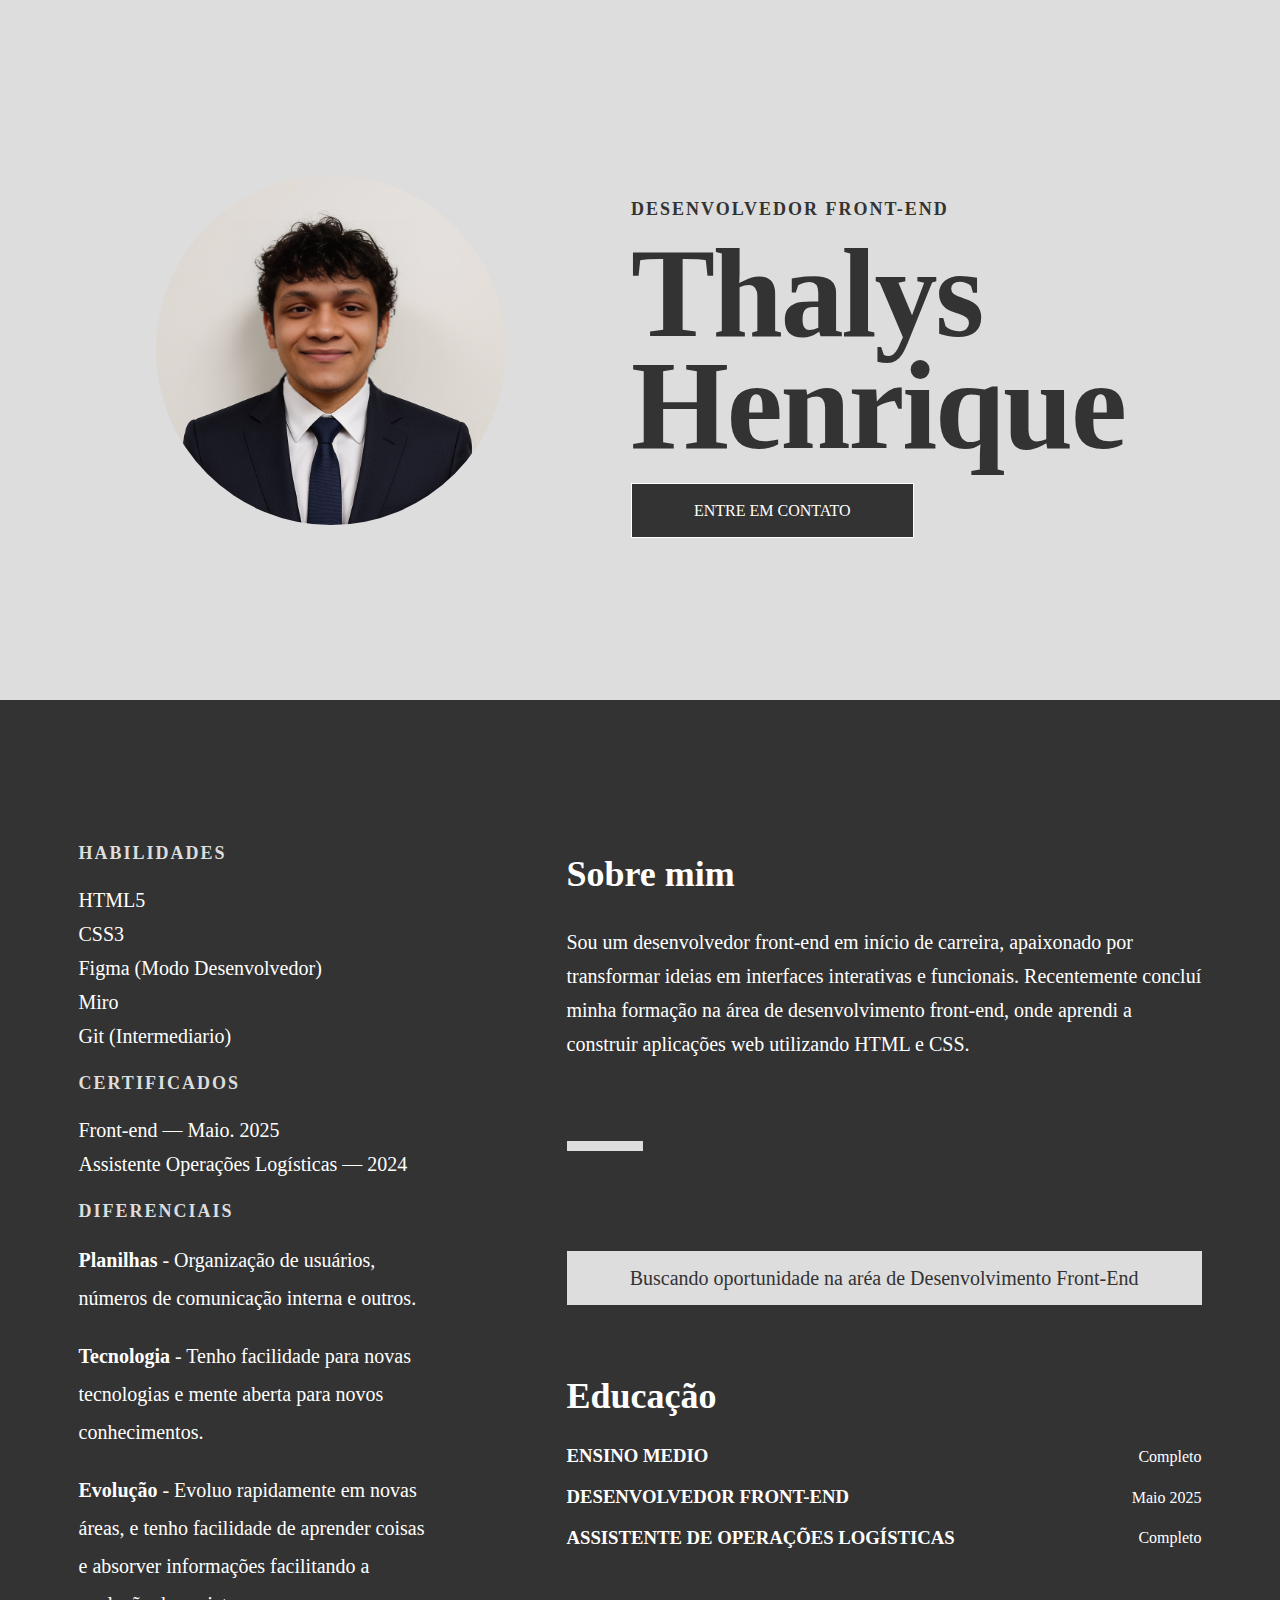
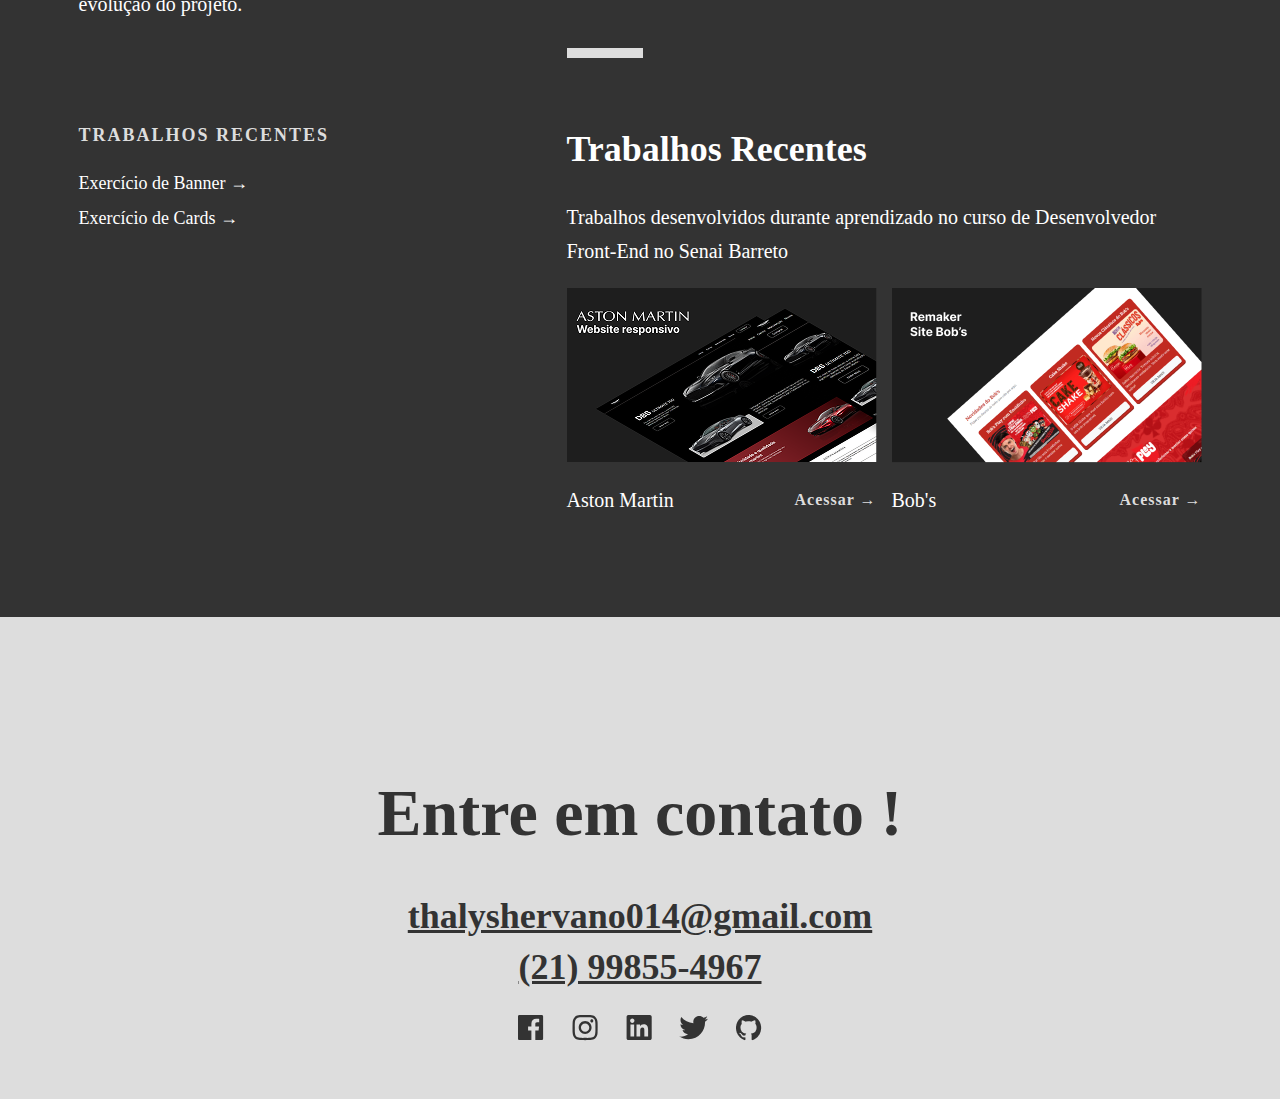
<file: index.html>
<html>
<head>
  <meta charset="UTF-8">
  <meta name="viewport" content="width=device-width, initial-scale=1.0">
  <title>Portifólio</title>
  <link rel="stylesheet" href="css/estilo.css">
</head>
<body>
  <header>
    <div class="container">
      <div class="imagem_perfil">
        <img src="Imagens/face-swap.png" alt="Foto de perfil">
      </div>
      <div class="inicio">
        <h3>DESENVOLVEDOR FRONT-END</h3>
        <h1>Thalys Henrique</h1>
        <a href="https://w.app/gumpnl" target="_blank">ENTRE EM CONTATO</a>
      </div>
    </div>
  </header>
  <section>
    <div class="coluna-esquerda">
      <div class="habilidades">
        <h3>HABILIDADES</h3>
        <ul>
          <li>HTML5</li>
          <li>CSS3</li>
          <li>Figma (Modo Desenvolvedor)</li>
          <li>Miro</li>
          <li>Git (Intermediario)</li>
        </ul>
      </div>
      <div class="premiacoes">
        <h3>CERTIFICADOS</h3>
        <ul>
          <li>Front-end — Maio. 2025</li>
          <li>Assistente Operações Logísticas — 2024</li>
        </ul>
      </div>
      <div class="caracteristicas">
        <h3>DIFERENCIAIS</h3>
        <ul>
          <li><b>Planilhas</b> - Organização de usuários, números de comunicação interna e outros.</li>
          <li><b>Tecnologia</b> - Tenho facilidade para novas tecnologias e mente aberta para novos conhecimentos.</li>
          <li><b>Evolução</b> - Evoluo rapidamente em novas áreas, e tenho facilidade de aprender coisas e absorver informações facilitando a evolução do projeto.</li>
          <!-- <li><b>Bold, yet practical </b> - I know when to push the boundaries vs. when to embrace simplicity to meet multiple deadlines.</li> -->
        </ul>
      </div>
      <div class="trabalhos-recentes">
        <h3>TRABALHOS RECENTES</h3>
        <ul>
            <li><a class="link-button" href="trabalhos/Aula 15/index.html" target="_blank">Exercício de Banner →</a></li>
            <li><a class="link-button" href="trabalhos/Aula 13/index.html" target="_blank">Exercício de Cards →</a></li>
            <!-- <li><a href="frondaustin.com" target="_blank">frondaustin.com →</a></li>
            <li><a href="tipyo.net" target="_blank">tipyo.net →</a></li>
            <li><a href="codefresh.io" target="_blank">codefresh.io → </a></li>
            <li><a href="carsoncreekranch.com" target="_blank">carsoncreekranch.com</a></li> -->
        </ul>
      </div>
    </div>
    <div class="coluna-direita">
      <div class="meu">
        <h2>Sobre mim</h2>
        <p>Sou um desenvolvedor front-end em início de carreira, apaixonado por transformar ideias em interfaces interativas e funcionais. Recentemente concluí minha formação na área de desenvolvimento front-end, onde aprendi a construir aplicações web utilizando HTML e CSS. </p>
        <div class="barra_destaque"></div>
      </div>
      <!-- <div class="experiencia">
        <h2>Experiência</h2>
        <div class="cartao">-->
            <div class="buscando">
                <p>Buscando oportunidade na aréa de Desenvolvimento Front-End</p>
            </div>
          <!-- <div class="detalhes_experiencia">
            <h3>Desenvolvedor Front-End</h3>
            <h4>Mar. 2020 - Present</h4>
          </div>
          <p>Describe your responsibilities.  Tum dicere exorsus est cur verear, ne ad id omnia referri oporteat, ipsum per se ipsam voluptatem, quia consequuntur magni dolores eos, qui blanditiis praesentium voluptatum deleniti atque insitam in ea quid est eligendi optio, cumque nihil ut ipsi auctori huius disciplinae placet: constituam, quid.</p>
        </div>
        <div class="cartao">
          <div class="detalhes_experiencia">
            <h3>Visual Designer — OutboundEngine</h3>
            <h4>Sept. 2017 - Mar. 2020</h4>
          </div>
          <p>Describe your responsibilities.  Tum dicere exorsus est cur verear, ne ad id omnia referri oporteat, ipsum per se ipsam voluptatem, quia consequuntur magni dolores eos, qui blanditiis praesentium voluptatum deleniti atque insitam in ea quid est eligendi optio, cumque nihil ut ipsi auctori huius disciplinae placet: constituam, quid.</p>
        </div>
        <div class="cartao">
          <div class="detalhes_experiencia">
            <h3>Lead Designer — Scrypt, Inc.</h3>
            <h4>Jun. 2014 - Set. 2017</h4>
          </div>
          <p>Describe your responsibilities.  Tum dicere exorsus est cur verear, ne ad id omnia referri oporteat, ipsum per se ipsam voluptatem, quia consequuntur magni dolores eos, qui blanditiis praesentium voluptatum deleniti atque insitam in ea quid est eligendi optio, cumque nihil ut ipsi auctori huius disciplinae placet: constituam, quid.</p>
        </div>
        <div class="cartao">
          <div class="detalhes_experiencia">
            <h3>UI Designer — Pinger Inc.</h3>
            <h4>Jun. 2014 - Sept. 2017</h4>
          </div>
          <p>Describe your responsibilities.  Tum dicere exorsus est cur verear, ne ad id omnia referri oporteat, ipsum per se ipsam voluptatem, quia consequuntur magni dolores eos, qui blanditiis praesentium voluptatum deleniti atque insitam in ea quid est eligendi optio, cumque nihil ut ipsi auctori huius disciplinae placet: constituam, quid.</p>
        </div>
      </div> -->
      <div class="formacao">
        <!-- <div class="barra_destaque"></div> -->
        <h2>Educação</h2>
        <div class="detalhes_formacao">
          <h3>ENSINO MEDIO</h3>
          <h4>Completo</h4>
        </div>
        <div class="detalhes_formacao">
            <h3>DESENVOLVEDOR FRONT-END</h3>
            <h4>Maio 2025</h4>
          </div>
          <div class="detalhes_formacao">
            <h3>ASSISTENTE DE OPERAÇÕES LOGÍSTICAS</h3>
            <h4>Completo</h4>
          </div>
          <div class="barra_destaque"></div>
          <div class="trabalhos-recentes02">
            <h2>Trabalhos Recentes</h2>
            <p>Trabalhos desenvolvidos durante aprendizado no curso de Desenvolvedor Front-End no Senai Barreto</p>
            <div class="imgsss">
              <div class="imgs-trabalhos">
                <a href="#" target="_blank"><img src="Imagens/simplewebsite.png" alt="aston martin"></a>
                <ul>
                  <li><p>Aston Martin</p></li>
                  <li><a href="#" target="_blank">Acessar →</a></li>
                </ul>
              </div>
              <div class="imgs-trabalhos">
                <a href="#" target="_blank"><img src="Imagens/Bobb's.png" alt="bobb's"></a>
              <ul>
                <li><p>Bob's</p></li>
                <li><a href="#" target="_blank">Acessar →</a></li>
              </ul>
              </div>
            </div>
          </div>
      </div>
    </div>
  </section>
  <footer>
    <div class="conteudo">
      <h2>Entre em contato !</h2>
      <div class="tell">
        <h3><a href="mailto: --thalyshervano014@gmail.com">thalyshervano014@gmail.com</a></h3>
        <a href= "tel:+5521998554967">(21) 99855-4967</a>
      </div>
      <div class="redes">
        <a href="#" target="_blank"><img src="Imagens/facebook.svg" alt="Facebook"></a>
        <a href="#" target="_blank"><img src="Imagens/instagram.svg" alt="Instagram"></a>
        <a href="#" target="_blank"><img src="Imagens/linkedin.svg" alt="LinkedIn"></a>
        <a href="#" target="_blank"><img src="Imagens/twitter.svg" alt="Twitter"></a>
        <a href="https://github.com/rox074" target="_blank"><img src="Imagens/Github.png" alt="Github"></a>
      </div>
    </div>
  </footer>
</body>
</html>
</file>
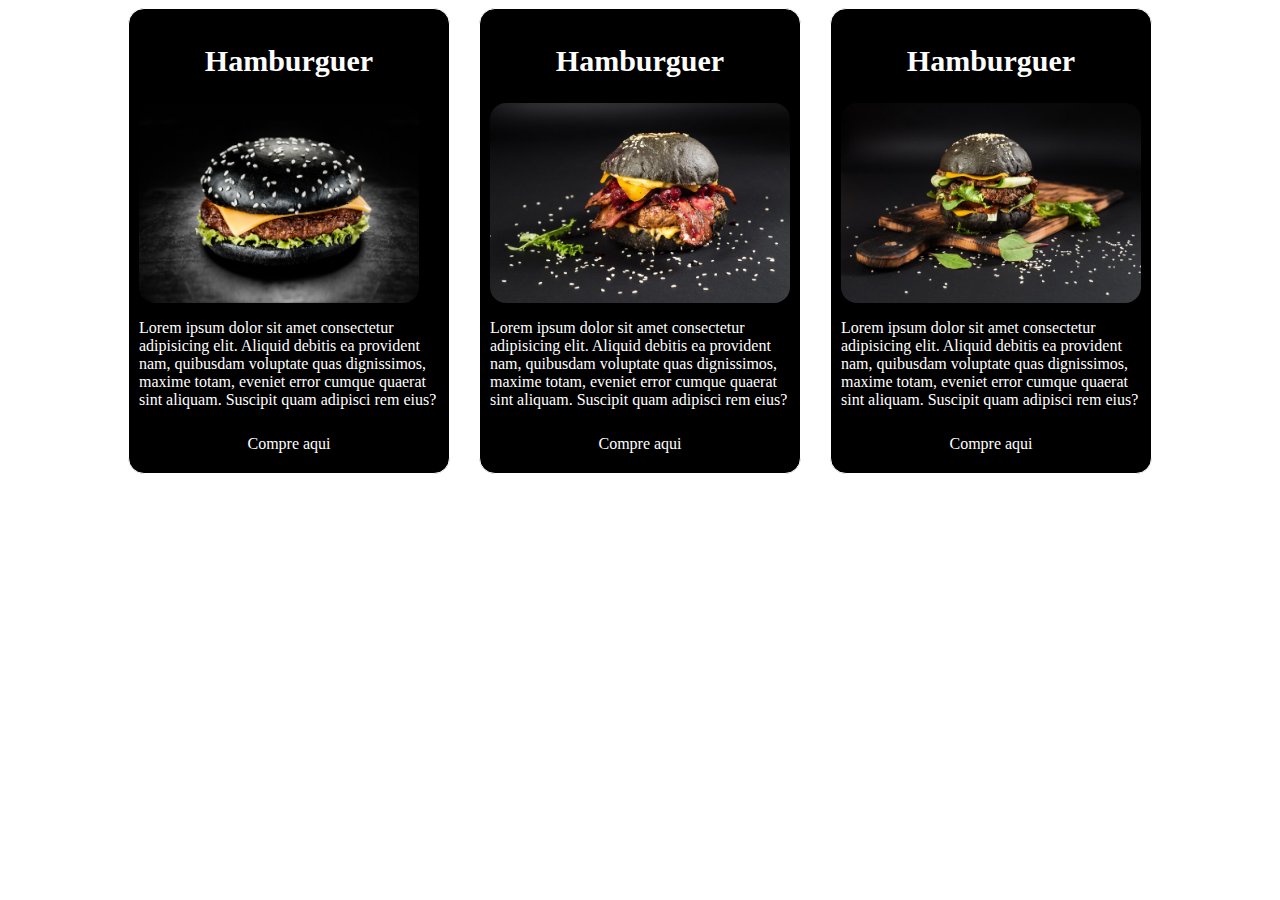
<file: trabalhos/Aula 13/index.html>
<html>
	<head>
		<meta charset="UTF-8">
		<title>Aula 13</title>
		<link rel="stylesheet" href="estilo.css">
	</head>
	<body>
		<div class="container">
			<div class="box">
				<h2>Hamburguer</h2>
				<img src="imagens/hamburguer 1.jpg">
				<p>Lorem ipsum dolor sit amet consectetur adipisicing elit. Aliquid debitis ea provident nam, quibusdam voluptate quas dignissimos, maxime totam, eveniet error cumque quaerat sint aliquam. Suscipit quam adipisci rem eius?</p>
				<a class="btn" href="">Compre aqui</a>
			</div>
			<div class="box">
				<h2>Hamburguer</h2>
				<img src="imagens/hamburguer 2.jpg">
				<p>Lorem ipsum dolor sit amet consectetur adipisicing elit. Aliquid debitis ea provident nam, quibusdam voluptate quas dignissimos, maxime totam, eveniet error cumque quaerat sint aliquam. Suscipit quam adipisci rem eius?</p>
				<a class="btn" href="">Compre aqui</a>
			</div>
			<div class="box">
				<h2>Hamburguer</h2>
				<img src="imagens/hamburguer 3.jpg">
				<p>Lorem ipsum dolor sit amet consectetur adipisicing elit. Aliquid debitis ea provident nam, quibusdam voluptate quas dignissimos, maxime totam, eveniet error cumque quaerat sint aliquam. Suscipit quam adipisci rem eius?</p>
				<a class="btn" href="">Compre aqui</a>
			</div>
		</div>
	</body>
<html>
</file>
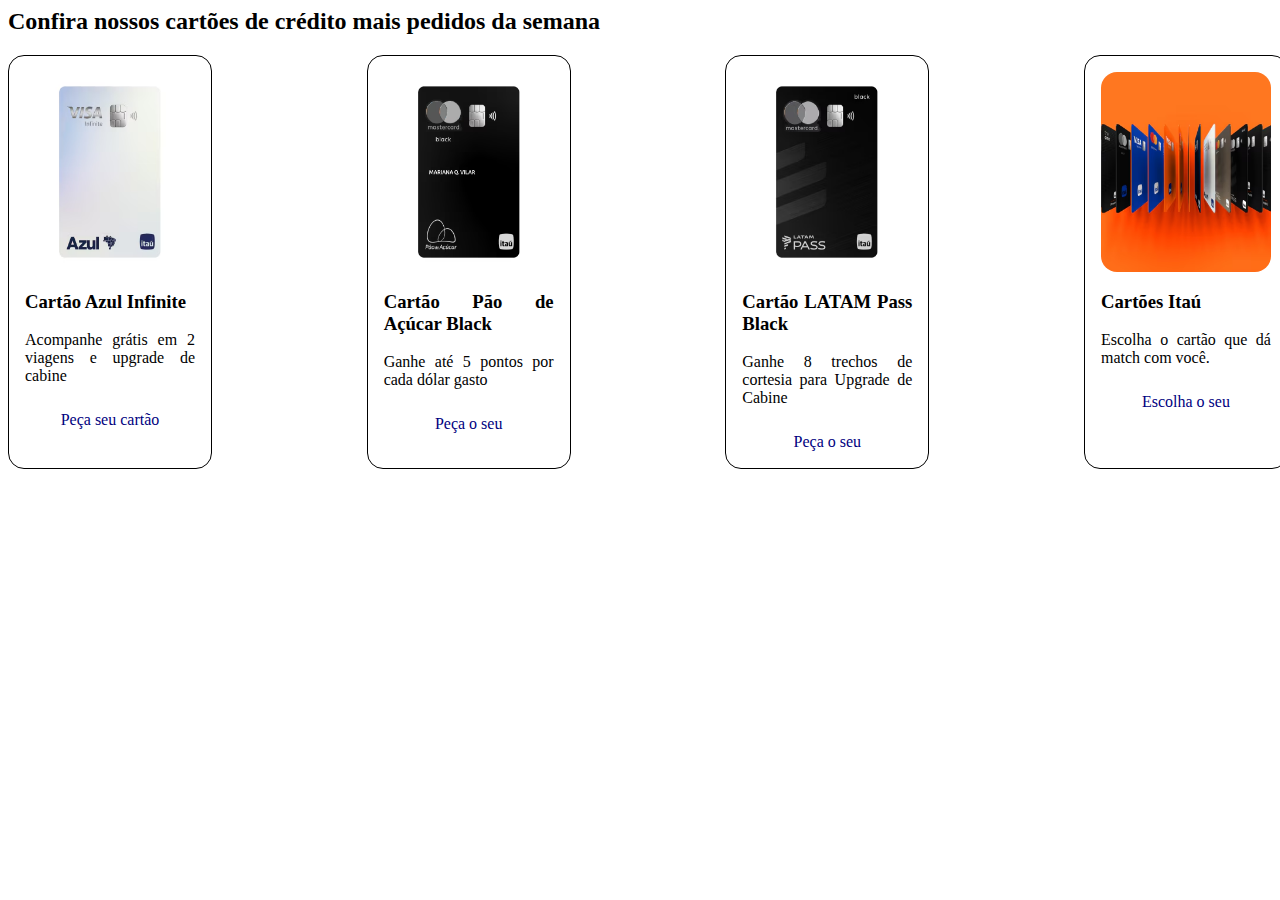
<file: trabalhos/Aula 14/index.html>
<html>

	<head>
		<meta charset="utf-8">
		<title>Itaú</title>
		<link rel="stylesheet" href="estilo.css">
	</head>

	<body>
		<h2>Confira nossos cartões de crédito mais pedidos da semana</h2>
		<div class="container">
			<div class="box">
				<img src="imagem/cartao 1.png">
				<h3>Cartão Azul Infinite</h3>
				<p>Acompanhe grátis em 2 viagens e upgrade de cabine</p>
				<a class="btn" href="">Peça seu cartão</a>
			</div>
			<div class="box">
				<img src="imagem/cartao 2.png">
				<h3>Cartão Pão de Açúcar Black</h3>
				<p>Ganhe até 5 pontos por cada dólar gasto</p>
				<a class="btn" href="">Peça o seu</a>
			</div>
			<div class="box">
				<img src="imagem/cartao 3.png">
				<h3>Cartão LATAM Pass Black</h3>
				<p>Ganhe 8 trechos de cortesia para Upgrade de Cabine</p>
				<a class="btn" href="">Peça o seu</a>
			</div>
			<div class="box">
				<img src="imagem/cartao 4.png">
				<h3>Cartões Itaú</h3>
				<p>Escolha o cartão que dá match com você.</p>
				<a class="btn" href="">Escolha o seu</a>
			</div>
		</div>
	</body>

</html>
</file>
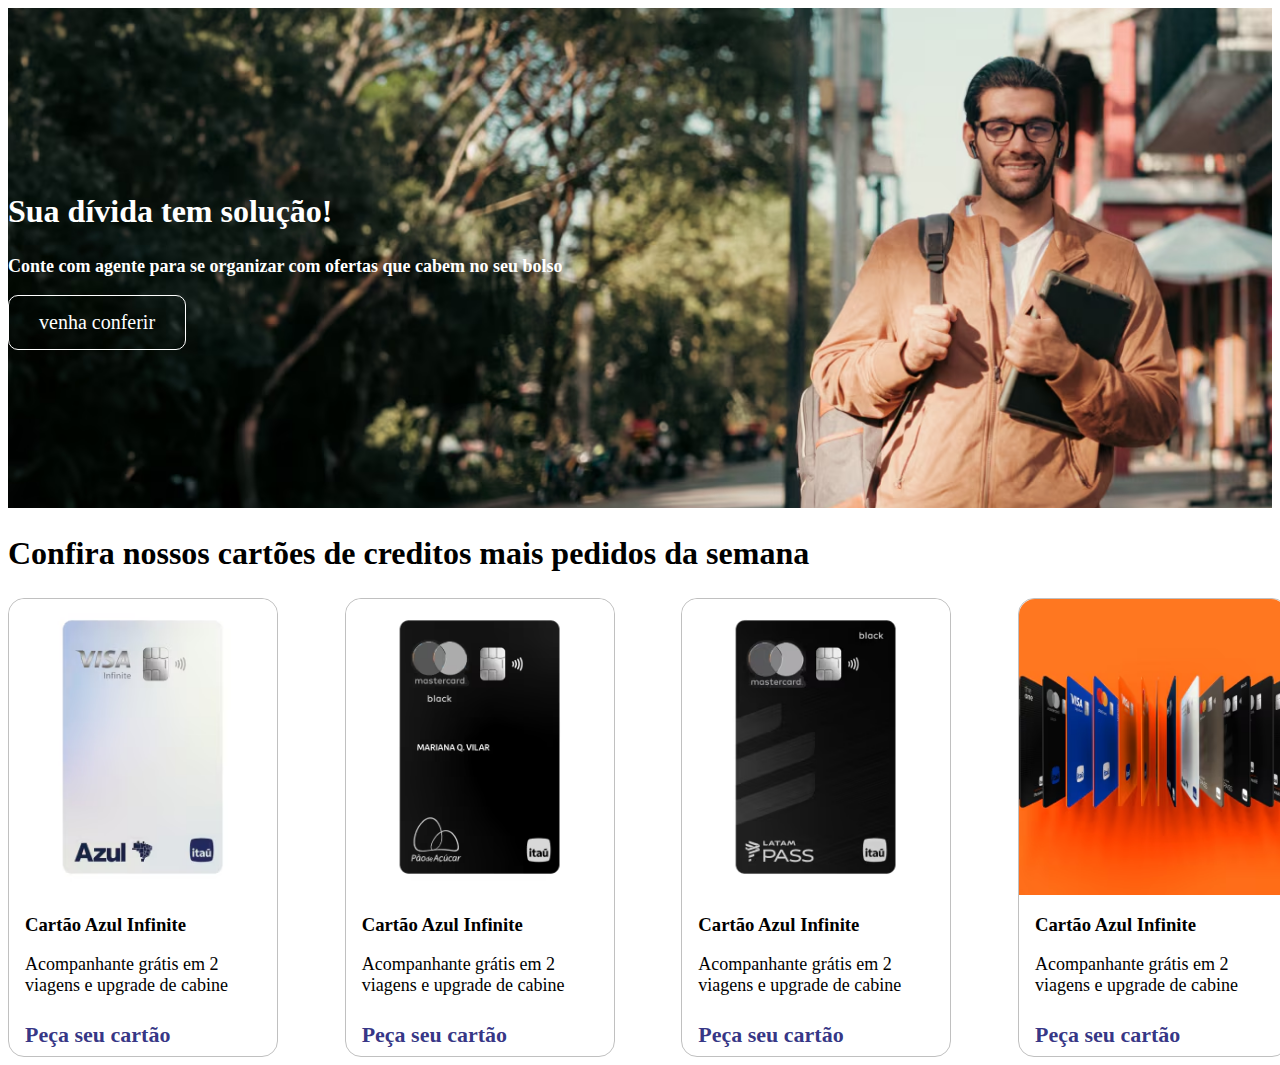
<file: trabalhos/Aula 15/index.html>
<html>
<head>
    <meta charset="UTF-8">
    <title>Itaú</title>
    <link rel="stylesheet" href="estilo.css">
</head>
<body>
    <div id="banner">
        <div class="container">
            <div class="content">
                <h2>Sua dívida tem solução!</h2>
                <p>Conte com agente para se organizar com ofertas que cabem no seu bolso</p>
                <a class="btn" href="#">venha conferir</a>
            </div>
        </div>
    </div>
    <div class="section">
        <div class="container">
            <h2>Confira nossos cartões de creditos mais pedidos da semana</h2>
        </div>
        <div class="container">
            <div class="card">
                <img src="images/01.avif" alt="">
                <div class="content">
                    <h3>Cartão Azul Infinite</h3>
                    <p>Acompanhante grátis em 2 viagens e upgrade de cabine</p>
                </div>
                <div class="content">
                    <a class="btn-secound" href="#">Peça seu cartão</a>
                </div>
            </div>
            <div class="card">
                <img src="images/02.avif" alt="">
                <div class="content">
                    <h3>Cartão Azul Infinite</h3>
                    <p>Acompanhante grátis em 2 viagens e upgrade de cabine</p>
                </div>
                <div class="content">
                    <a class="btn-secound" href="#">Peça seu cartão</a>
                </div>
            </div>
            <div class="card">
                <img src="images/03.avif" alt="">
                <div class="content">
                    <h3>Cartão Azul Infinite</h3>
                    <p>Acompanhante grátis em 2 viagens e upgrade de cabine</p>
                </div>
                <div class="content">
                    <a class="btn-secound" href="#">Peça seu cartão</a>
                </div>
            </div>
            <div class="card">
                <img src="images/04.avif" alt="">
                <div class="content">
                    <h3>Cartão Azul Infinite</h3>
                    <p>Acompanhante grátis em 2 viagens e upgrade de cabine</p>
                </div>
                <div class="content">
                    <a class="btn-secound" href="#">Peça seu cartão</a>
                </div>
            </div>
        </div>
    </div>
</body>
</html>
</file>
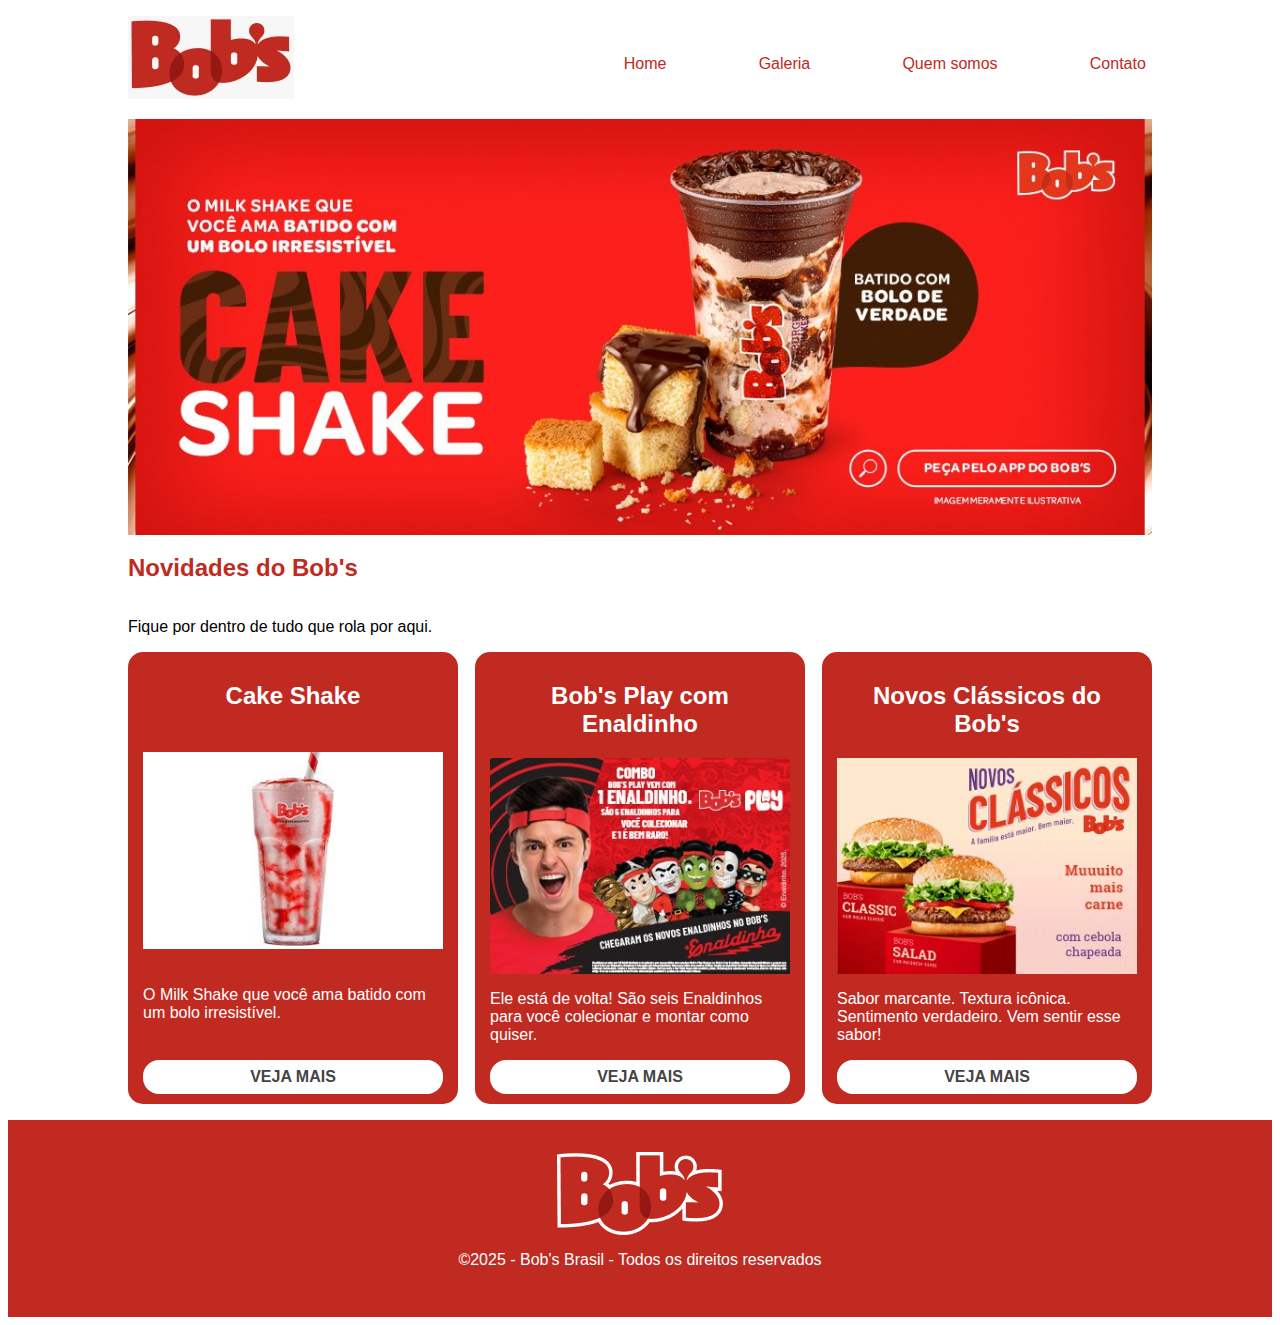
<file: trabalhos/Responsivo 03/index.html>
<html>
<head>
    <meta charset="UTF-8">
    <meta name="viewport" content="width=device-width, initial-scale=1.0">
    <title>Responsivo03</title>
    <link rel="stylesheet" href="estilo.css">
</head>

<body>
    <header>
        <div class="container1">
            <div class="logo_bobs">
                <img src="imagens/logo.png">
            </div>

            <div class="btn">
                <ul>
                    <li><a href="#" target="_blank">Home</a></li>
                    <li><a href="#" target="_blank">Galeria</a></li>
                    <li><a href="#" target="_blank">Quem somos</a></li>
                    <li><a href="#" target="_blank">Contato</a></li>
                </ul>
            </div>
        </div>

    </header>
    <div class="cake_shake">
        <img src="imagens/Banner 1.jpg">
    </div>

    <div class="section">
        <div class="container2">
            <h2>Novidades do Bob's</h2>
            <p>Fique por dentro de tudo que rola por aqui.</p>
            <div class="boxes">
                <div class="box">
                    <h2>Cake Shake</h2>
                    <img src="imagens/milkshake_de_morango.jpg" alt="milkshake_de_morango">
                    <p>O Milk Shake que você ama batido com um bolo irresistível.
                    </p>
                    <a class="botao_box" href="#" target="_blank">Veja mais</a>
                </div>

                <div class="box">
                    <h2>Bob's Play com Enaldinho</h2>
                    <img src="imagens/enaldinho.jpg" alt="milkshake_de_morango">
                    <p>Ele está de volta! São seis Enaldinhos para você colecionar e montar como quiser.
                    </p>
                    <a class="botao_box" href="#" target="_blank">Veja mais</a>
                </div>

                <div class="box">
                    <h2>Novos Clássicos do Bob's</h2>
                    <img src="imagens/classicos.jpg" alt="milkshake_de_morango">
                    <p>Sabor marcante. Textura icônica. Sentimento verdadeiro. Vem sentir esse sabor!
                    </p>
                    <a class="botao_box" href="#" target="_blank">Veja mais</a>
                </div>
            </div>
        </div>
    </div>
    <div class="footer">
        <img src="imagens/logo 2.png" alt="logo do bobs">
        <p>&copy;2025 - Bob's Brasil - Todos os direitos reservados</p>
    </div>
</body>
</html>
</file>
<file: css/estilo.css>
:root {
    --color-primary: #333333;
    --color-secundary: #DDDDDD;
    --color-ad: #FFFFFF;

}

body{
  background-color: var(--color-primary);
  margin: 0 auto;
}
header {
    background: var(--color-secundary);
    justify-content: center;
    margin: 0 auto;
    display: flex;
  }
  
  .container {
    display: flex;
    max-width: 1440px;
    height: 700px;
    align-items: center;
  }
  
  .imagem_perfil {
    padding-left: 156px;
  }
  
  .imagem_perfil img {
    width: 350px;
    height: 350px;
    border-radius: 100%;
  }
  
  .inicio {
    padding: 0 125px;
  }
  
  .inicio h1 {
    color: var(--color-primary);
    font-size: 126px;
    letter-spacing: -2.17px;
    line-height: 112px;
    margin-bottom: 40px;
    margin-top: 10px;
  }
  
  .inicio h3 {
    font-size: 18px;
    letter-spacing: 2px;
    text-transform: uppercase;
    color: var(--color-primary);
  }
  
  .inicio a {
    border: 1px solid white;
    background: var(--color-primary);
    color: white;
    text-decoration: none;
    text-align: center;
    padding: 18px 62px;
  }
  
  
  section {
    display: flex;
    justify-content: center;
    width: 100%;
    height: auto;
    background-color: var(--color-primary);
  }
  
  .habilidades{
    color: var(--color-ad);
  }
  .premiacoes{
    color: var(--color-ad);
  }
  .caracteristicas {
    margin-bottom: 100px;
    color: var(--color-ad);
  }
  
  .coluna-esquerda {
    margin-top: 123px;
    width: 350px;
    height: auto;
    background-color: var(--color-primary);
  }
  
  .coluna-esquerda h3 {
    color: var(--color-secundary);
    font-weight: 700;
    font-size: 18px;
    line-height: 24px;
    letter-spacing: 2px;
  }
  
  .coluna-esquerda p,
  .coluna-esquerda li {
    font-weight: 400;
    font-size: 20px;
    line-height: 34px;
    letter-spacing: 0;
  }
  
  .caracteristicas li {
    line-height: 38px;
    margin-bottom: 20px;
  }
  
  .trabalhos-recentes li {
    color: var(--color-ad);
  }
  
  .trabalhos-recentes a {
    text-decoration: none; 
    color: white;
    font-size: 18px;
  }
  
  .trabalhos-recentes a:hover {
    text-decoration: underline; 
  }
  
  .coluna-direita {
    width: 635px;
    height: auto;
    margin-top: 123px;
    margin-left: 138px;
    background-color: var(--color-primary);
  }
  
  .meu {
    margin-bottom: 72px;
    width: 635px;
    height: 326px;
    color: white;
  }
  
  .coluna-direita p {
    font-weight: 400;
    font-size: 20px;
    line-height: 34px;
    color: var(--color-ad);
  }

  .tell {
    display: block;
  }
  .tell a{
    display: block;
    font-weight: 900;
    font-size: 36px;
    line-height: 15px;
    color: var(--color-primary);
    margin: 0 auto;
    
  }
  .barra_destaque {
    background: var(--color-secundary);
    width: 76px;
    height: 10px;
    margin-top: 80px;
  }

  .coluna-direita h2 {
    font-size: 36px;
  }
  
  .cartao {
    width: 635px;
    margin-bottom: 64px;
  }
  
  .cartao p {
    line-height: 32px;
    margin-top: -8px;
  }
  
  .detalhes_experiencia {
    display: flex;
    justify-content: space-between;
    max-width: 100%;
    margin-top: -20px;
  }
  .buscando{
    background: var(--color-secundary);
    padding: 10px;
    text-align: center;
    margin-bottom: 25px;
  }
  .buscando p{
    margin: 0 auto;
    color: var(--color-primary);
  }
  .detalhes_experiencia h3 {
    color: var(--color-secundary);
  }
  .detalhes_experiencia h4 {
    font-weight: 400;
    color: var(--color-secundary);
  }
  .formacao h2 {
    margin-top: 70px;
    color: white;
  }
  
  .detalhes_formacao {
    display: flex;
    justify-content: space-between;
    margin-top: -20px;
  }
  .experiencia{
    color: var(--color-ad);
  }
  .detalhes_formacao h3 {
    color: var(--color-ad);
  }
  .detalhes_formacao h4 {
    font-weight: 400;
    color: var(--color-ad);
  }
  ul {
    list-style: none;
    padding-left: 0;
    margin: 0;
  }
  

  footer {
    display: flex;
    align-content: center;
    max-width: 100%;
    background: var(--color-secundary);
    margin-top: 80px;
  }
  
  .conteudo {
    text-align: center;
    width: 793px;
    height: auto;
    margin: 0 auto;
    padding: 100px 0px;
  }
  
  .conteudo h2 {
    font-weight: 900;
    font-size: 66px;
    line-height: 82px;
    color: var(--color-primary);
  }
  
  .conteudo h3 {
    font-weight: 900;
    font-size: 36px;
    line-height: 46px;
    color: var(--color-primary);
  }
  
  .redes {
    width: 244px;
    height: 24px;
    display: flex;
    justify-content: space-between;
    margin: 0 auto;
    color: white;
  }

  .redes a{
    padding: 40px 0px;
  }

  .imgsss{
    display: flex;
    justify-content: space-between;
  }

  .imgsss ul{
    display: flex;
    justify-content: space-between;
    align-items: center;
  }

  .imgsss a{
    font-weight: 700;
    line-height: 34px;
    letter-spacing: 0px;
    text-decoration: none;
    color: var(--color-ad);
  }

  .imgsss a{
    color: var(--color-secundary);
    font-weight: 700;
    line-height: 24px;
    letter-spacing: 1px;
  }

  @media (max-width: 1023px) {

  header, section, footer {
    flex-direction: column;
    align-items: center;
    text-align: center;
  }

  .container {
    flex-direction: column;
    height: auto;
    padding: 40px 20px;
  }

  .imagem_perfil {
    padding-left: 0;
    margin-bottom: 30px;
  }

  .imagem_perfil img {
    width: 200px;
    height: 200px;
  }

  .inicio {
    padding: 0 20px;
  }

  .inicio h1 {
    font-size: 48px;
    line-height: 56px;
  }

  .inicio h3 {
    font-size: 14px;
  }

  .inicio a {
    padding: 12px 24px;
    font-size: 14px;
  }

  .coluna-esquerda, .coluna-direita {
    width: 100%;
    margin: 0;
  }

  .coluna-direita {
    margin-left: 0;
  }

  .meu {
    width: 100%;
    height: auto;
  }

  .cartao {
    width: 100%;
  }

  .barra_destaque {
    width: 40px;
    height: 6px;
    margin: 20px auto;
  }

  .detalhes_experiencia,
  .detalhes_formacao {
    flex-direction: column;
    align-items: center;
    gap: 10px;
  }

  .conteudo {
    width: 100%;
  }

  .conteudo h2 {
    font-size: 36px;
    line-height: 48px;
  }

 .conteudo h3 {
    font-size: 16px;
    line-height: 24px;
  }

  .tell a {
    font-size: 22px;
    line-height: 20px;
  }

  .redes {
    width: 100%;
    flex-wrap: wrap;
    justify-content: center;
    gap: 12px;
    margin-top: 20px;
  }

  ul {
    padding: 0 20px;
  }
}
</file>
<file: trabalhos/Aula 13/estilo.css>
.container{
    width: 1024px;
    height: auto;
    margin: 0 auto;
    display: flex;
    justify-content: space-between;
}

.box{
width: 300px;
height: auto;
background-color: black;
border-radius: 16px;
border: 1px solid white;
padding: 10px;
}

.box img{
    width: auto;
    height: 200px;
    border-radius: 16px;
}

.box h2{
    color: white;
    text-align: center;
    font-size: 30;
}

.box p{
    color: white;
}

.box a{
    color:white;
    border-radius: 8px;
    border: 15px;
    display: block;
    padding: 10px 10px;
    text-decoration: none;
    background-color: none;
    text-align: center;
}
</file>
<file: trabalhos/Aula 14/estilo.css>
.container{

width: 1280px;
height: auto;
Display: flex;
justify-content: space-between;
margin: 0 auto;
}

.box{
    background-color: #fff;
    width: 170px;
    height: 380;
    border: 1px solid black;
    padding: 16px;
    text-align: justify;
    border-radius: 16px;

}

.box img{
    width: 100%;
    height: 200px;
    border-radius: 16px;
}

.box h2{
    color: #fff;
    text-align: center;
}

.box p{
    color: black;
}

.contented{
    img;
    btm;
}

.btn{
    color: #000080;
    border-radius: 8px;
    border: 8px;
    padding: 10px 0;
    text-decoration: none;
    background-color: #fff;
    display: block;
    text-align: center;
}
</file>
<file: trabalhos/Aula 15/estilo.css>
#banner{
    width: 100%;
    height: 500px;
    background-image: url(images/banner.avif);
    background-repeat: no-repeat;
    background-size: cover;
    display: flex;
    align-items: center;
}

.container{
    width: 1280px;
    height: auto;
    margin: 0 auto;
    display: flex;
    justify-content: space-between;
}
h2{
    font-size: 32px;
}
#banner h2{
    color: #fff;
}

p{
    font-size: 18px;
}
#banner p{
    color: #fff;
    font-weight: bold;
}

.btn{
    display: inline-block;
    padding: 15px 30px;
    color: #fff;
    text-decoration: none;
    font-size: 20px;
    border-radius: 10px;
    border: 1px solid #fff;
}

.card{
    width: 268px;
    height: auto;
    border: 1px solid #c0c0c0;
    border-radius: 16px;
}

.card .content{
    padding: 0 16px 8px;
}

.card img{
    width: 100%;
    border-radius: 16px 16px 0 0;
}

.btn-secound{
    text-decoration: none;
    font-size: 22px;
    font-weight: bold;
    color: #000066cc;
}
</file>
<file: trabalhos/Responsivo 03/estilo.css>
*{
    font-family: 'Lucida Sans', 'Lucida Sans Regular', 'Lucida Grande', 'Lucida Sans Unicode', Geneva, Verdana, sans-serif;
}

header{
    width: 100%;
    height: auto;
    
}

.container1{
    display: flex;
    width: 1024px;
    height: auto;
    margin: 0 auto;
    justify-content: space-between;


}

.logo_bobs{
    padding-top: 8px;
}

.btn{
width: 60%;

}

.btn ul{
    width: 100%;
    display: flex;
    align-content: space-between;
    list-style-type: none;
    
}

.btn li{
    margin: 5% auto;
    height: 0 auto;
    
}

.btn a{
    text-decoration: none;
    color: #C12A21;
}

.btn a:hover{
    color: rgb(255, 3, 3);
}


.cake_shake{
    width: 1024px;
    margin: 0 auto;
}

.cake_shake img{
    width: 100%;
}




.container2{
    width: 1024px;
    margin: 0 auto;
    display: flex;
    justify-content: space-between;
    flex-direction: column;
}

.container2 h2{
    color: #C12A21;
}

.boxes{
    display: flex;
    margin-bottom: 16px;
    justify-content: space-between;
    
}

.box{
    background-color: #C12A21;
    height: auto;
    width: 300px;
    border-radius: 15px;
    padding: 10px 15px;
    color: white;
    display: flex;
    flex-direction: column;
    justify-content: space-between;
}

.box h2{
    color: white;
    text-align: center;
}

.box img{
    width: 100%;

}

.botao_box{
    color: #444;
    text-decoration: none;
    font-weight: bold;
    background-color: #fff;
    padding: 8px 16px;
    text-transform: uppercase;
    display: inline-block;
    width: 100%;
    box-sizing: border-box;
    border-radius: 16px;
    text-align: center;
}



.footer{
    display: flex;
    flex-direction: column;
    align-items: center;
    width: 100%;
    margin: 0 auto;
    padding: 32px 0 ;
    color: white;
    background-color: #C12A21;
}

.footer img{
    margin: 0 auto;
}

@media screen and (max-width: 1023px){
    .header{
        height: auto;
    }
    
    .container1{
        width: 100%;
        flex-direction: column;
        align-items: center;
    }

    .cake_shake{
        width: 100%;
    }
    
    .container2{
        flex-direction: column;
        align-items: center;
        width: 100%;
        
    }
    .boxes{
        flex-direction: column;
        align-items: center;
        flex-wrap: wrap;
        width: 100%;
    }

    .box{
        margin-bottom: 16px;
    }
}
</file>
